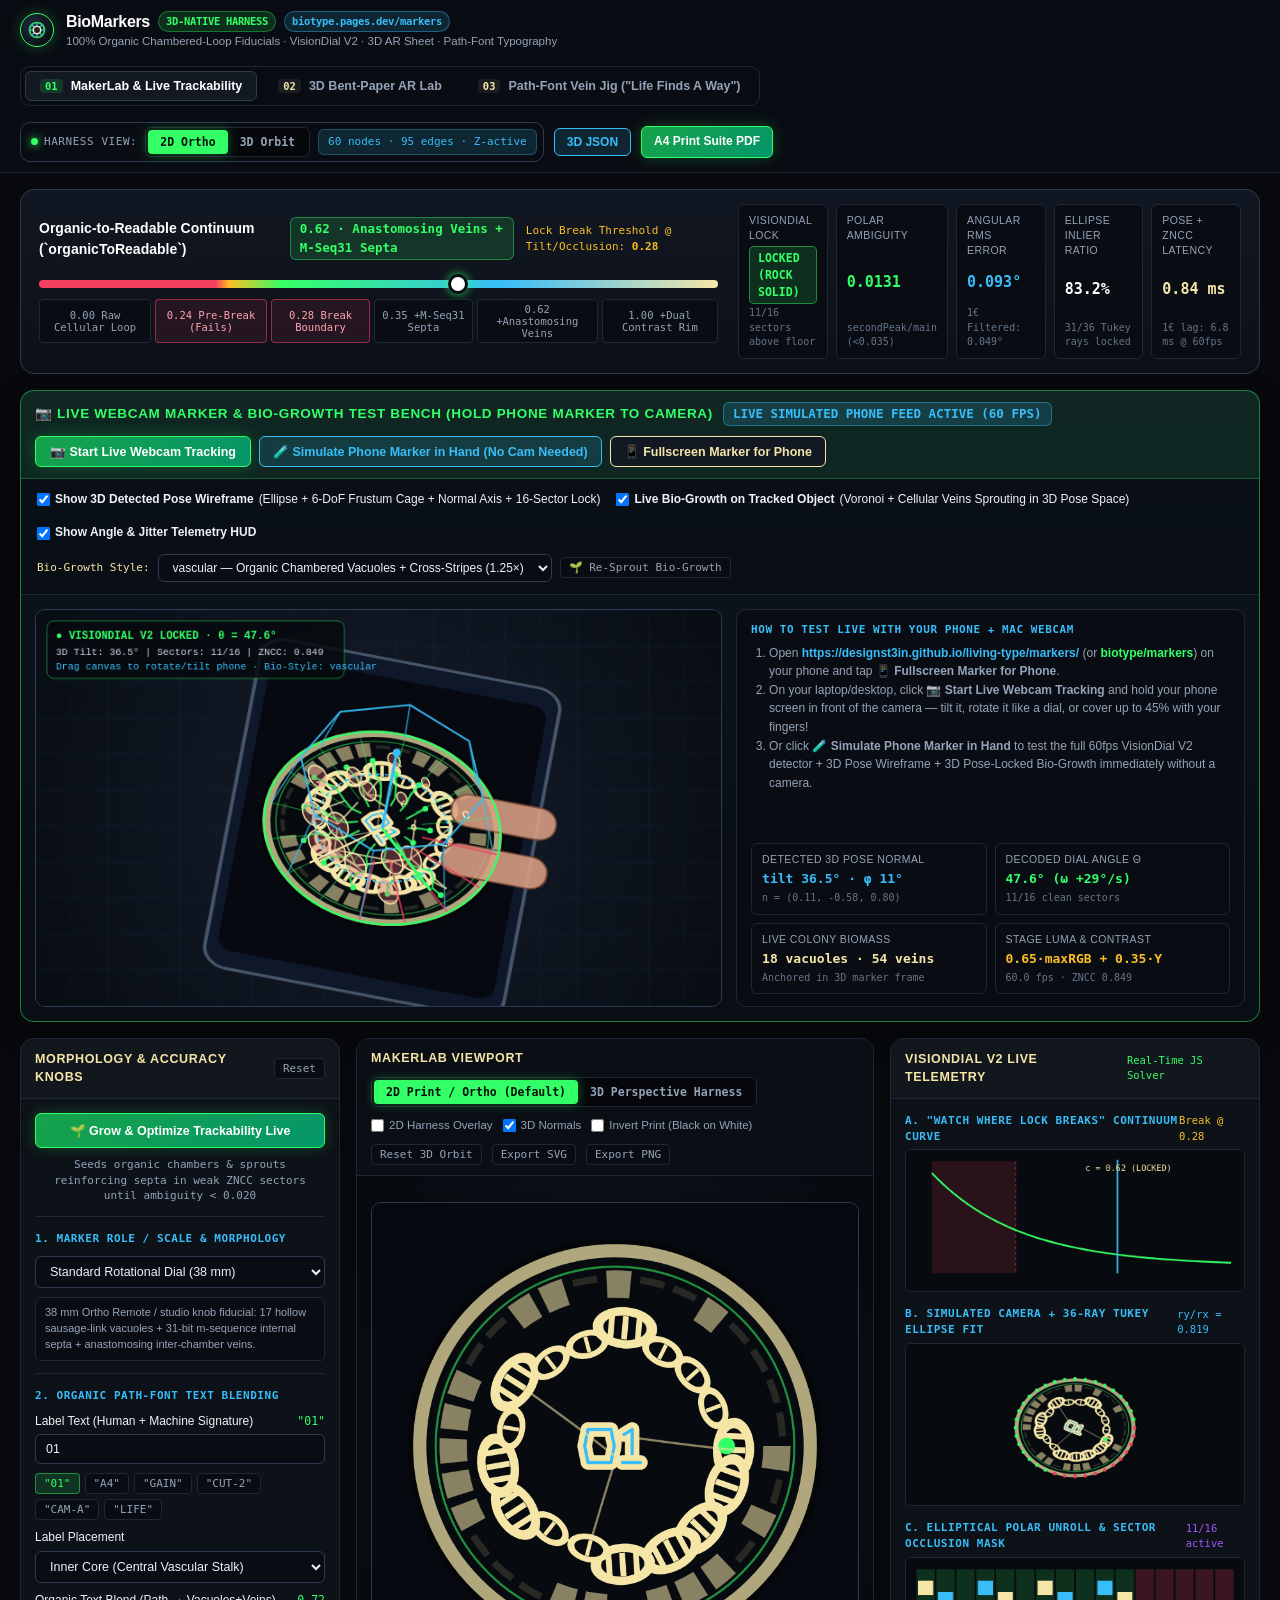
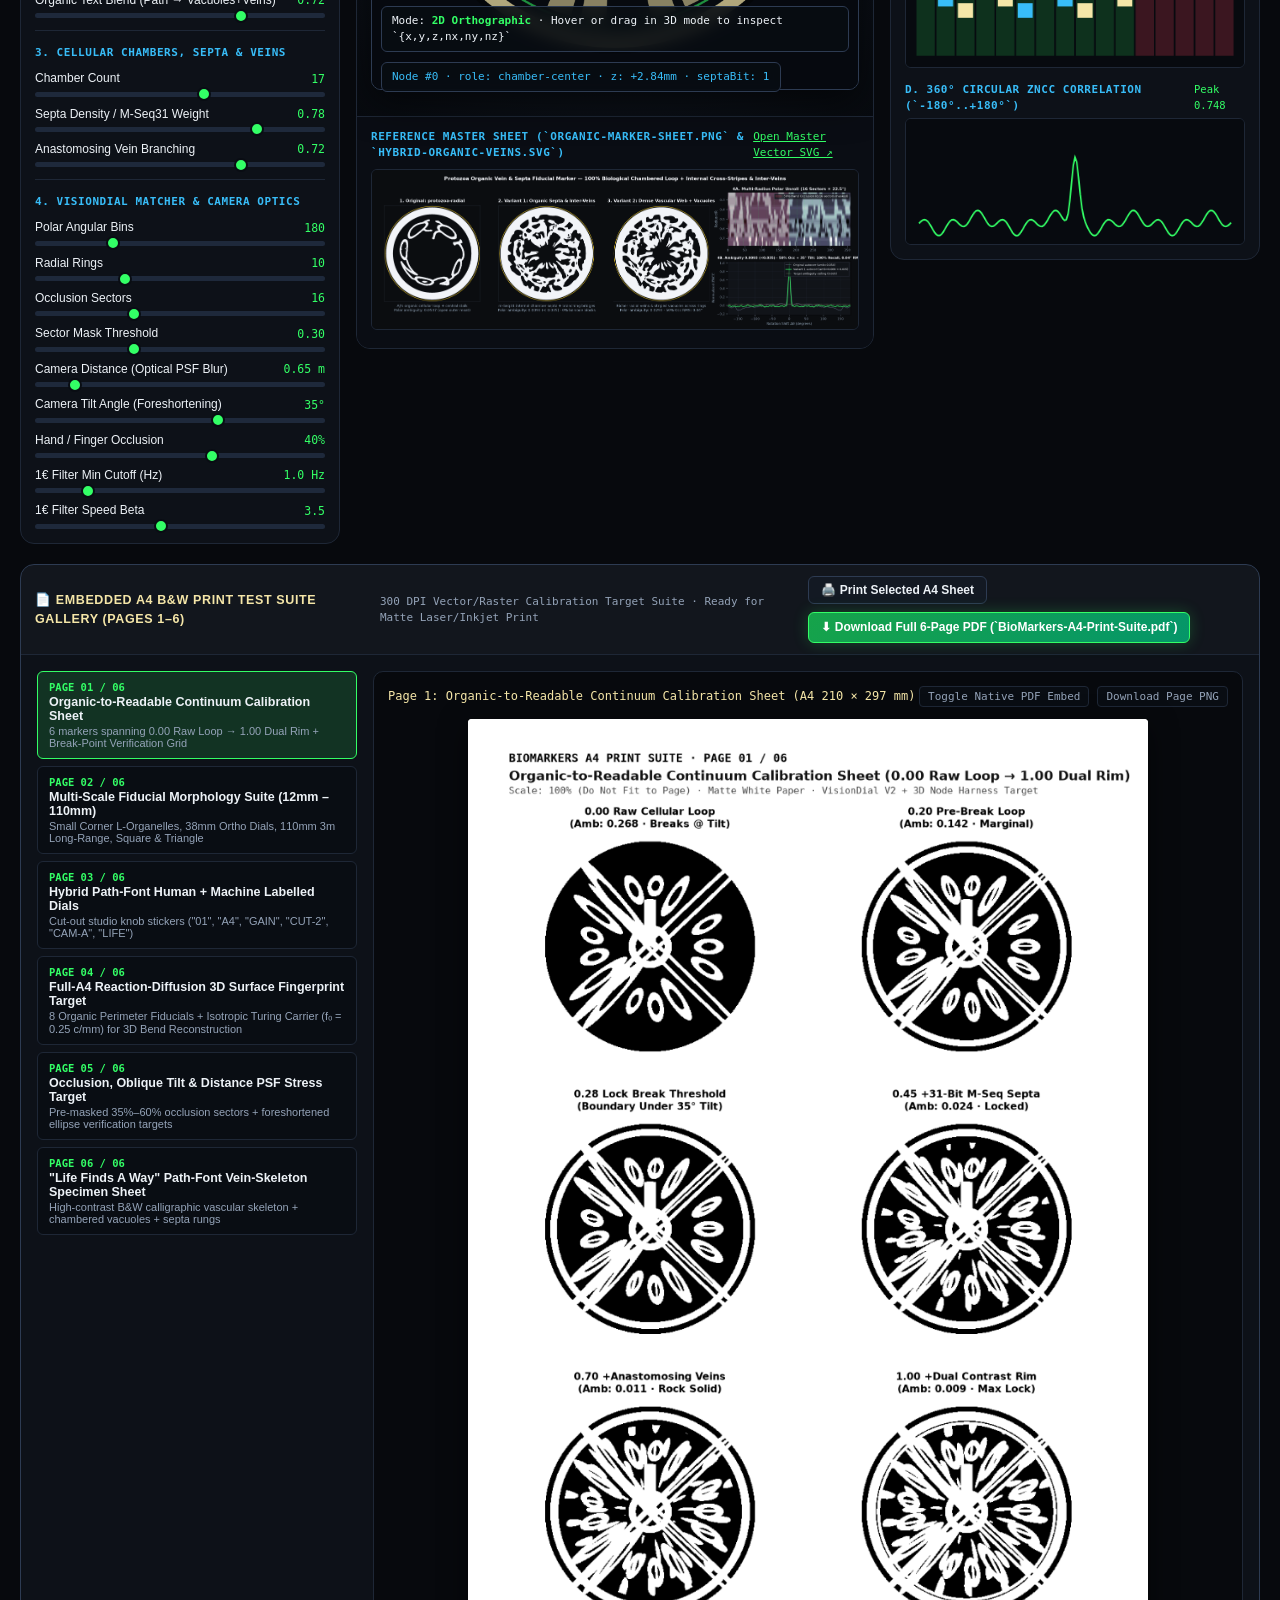
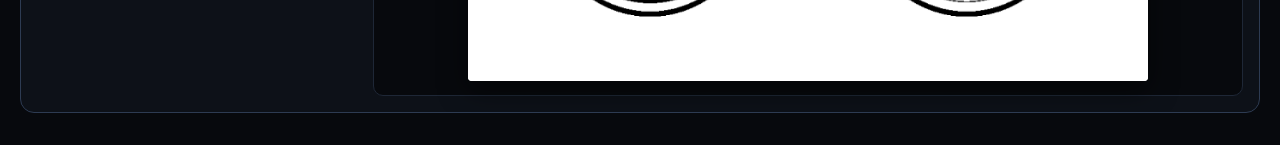
<file: markers/index.html>
<!DOCTYPE html>
<html lang="en">
<head>
  <meta charset="UTF-8" />
  <meta name="viewport" content="width=device-width, initial-scale=1.0" />
  <title>BioMarkers — 3D-Native Organic Fiducial & Vascular Typography Lab</title>
  <link rel="preconnect" href="https://fonts.googleapis.com">
  <link rel="preconnect" href="https://fonts.gstatic.com" crossorigin>
  <link href="https://fonts.googleapis.com/css2?family=Barriecito&family=Cormorant+Garamond:ital,wght@0,700;1,600;1,700&family=Fraunces:opsz,wght@9..144,700;9..144,900&family=Rubik+Spray+Paint&family=Syne:wght@700;800&display=swap" rel="stylesheet">
  <link rel="stylesheet" href="styles.css" />
</head>
<body>

  <!-- ==================== GLOBAL TOP HEADER ==================== -->
  <header class="app-header">
    <div class="brand-cluster">
      <div class="brand-mark" title="BioMarkers 3D-Native Harness">
        <svg width="20" height="20" viewBox="0 0 24 24" fill="none" stroke="#33ff66" stroke-width="2">
          <circle cx="12" cy="12" r="9" stroke-opacity="0.85"/>
          <circle cx="12" cy="12" r="4.5" stroke="#f5e6a8"/>
          <path d="M12 3v4M12 17v4M3 12h4M17 12h4M5.6 5.6l2.8 2.8M15.6 15.6l2.8 2.8M18.4 5.6l-2.8 2.8M8.4 15.6l-2.8 2.8" stroke="#38bdf8" stroke-width="1.5"/>
        </svg>
      </div>
      <div>
        <div class="brand-title">
          BioMarkers
          <span class="brand-badge">3D-NATIVE HARNESS</span><a href="https://biotype.pages.dev/markers" target="_blank" class="brand-badge" style="background: rgba(56,189,248,0.14); color: #38bdf8; border-color: rgba(56,189,248,0.4); text-decoration: none;">biotype.pages.dev/markers</a>
        </div>
        <div class="brand-subtitle">100% Organic Chambered-Loop Fiducials · VisionDial V2 · 3D AR Sheet · Path-Font Typography</div>
      </div>
    </div>

    <!-- Primary Lab Switcher Tabs -->
    <nav class="main-tabs" role="tablist" aria-label="BioMarkers Studios">
      <button class="tab-btn active" data-tab="makerlab" role="tab" aria-selected="true">
        <span class="tab-num">01</span>
        MakerLab &amp; Live Trackability
      </button>
      <button class="tab-btn" data-tab="ar-sheet" role="tab" aria-selected="false">
        <span class="tab-num">02</span>
        3D Bent-Paper AR Lab
      </button>
      <button class="tab-btn" data-tab="path-font" role="tab" aria-selected="false">
        <span class="tab-num">03</span>
        Path-Font Vein Jig ("Life Finds A Way")
      </button>
    </nav>

    <!-- Global 2D / 3D Harness View Toggle (Default: 2D) -->
    <div class="header-actions">
      <div class="harness-pill-group" title="window.BioMarkersHarness unified 3D node & edge model">
        <span class="harness-label">
          <span class="harness-dot"></span>
          Harness View:
        </span>
        <div class="view-toggle-group" role="group" aria-label="Global 2D / 3D Harness View Toggle">
          <button type="button" id="btn-mode-2d" class="view-mode-btn active" data-view-mode="2D">2D Ortho</button>
          <button type="button" id="btn-mode-3d" class="view-mode-btn" data-view-mode="3D">3D Orbit</button>
        </div>
        <span id="global-harness-stats" class="harness-stats-badge">584 nodes · 812 edges · Z-active</span>
      </div>

      <button type="button" id="btn-export-harness" class="action-btn accent-cyan" title="Download window.BioMarkersHarness 3D nodes[] and edges[] JSON">
        3D JSON
      </button>
      <a href="BioMarkers-A4-Print-Suite.pdf" target="_blank" class="action-btn primary" title="Open 6-Page A4 B&W Print Test Suite PDF">
        A4 Print Suite PDF
      </a>
    </div>
  </header>

  <!-- =====================================================================
       TAB 1: MAKERLAB — INTERACTIVE ORGANIC MARKER SUITE + LIVE TRACKABILITY
       ===================================================================== -->
  <main id="tab-makerlab" class="tab-panel active" role="tabpanel">

    <!-- Top Hero Bar: Organic-to-Readable Continuum Slider + Live Telemetry KPIs -->
    <section class="continuum-hero-bar">
      <div class="continuum-slider-block">
        <div class="continuum-header-row">
          <div class="continuum-title">
            <span>Organic-to-Readable Continuum (`organicToReadable`)</span>
            <span id="val-organic-continuum" class="continuum-val-pill">0.62 · Anastomosing Veins + M-Seq31 Septa</span>
          </div>
          <span style="font-family: var(--font-mono); font-size: 11px; color: var(--bio-amber);">
            Lock Break Threshold @ Tilt/Occlusion: <strong>0.28</strong>
          </span>
        </div>

        <div class="continuum-track-wrap">
          <input
            type="range"
            id="ctrl-organic-to-readable"
            class="continuum-range"
            min="0.00"
            max="1.00"
            step="0.01"
            value="0.62"
          />
          <div class="continuum-stops">
            <button type="button" class="stop-chip" data-continuum-stop="0.00">0.00 Raw Cellular Loop</button>
            <button type="button" class="stop-chip break-stop" data-continuum-stop="0.24">0.24 Pre-Break (Fails)</button>
            <button type="button" class="stop-chip break-stop" data-continuum-stop="0.28">0.28 Break Boundary</button>
            <button type="button" class="stop-chip" data-continuum-stop="0.35">0.35 +M-Seq31 Septa</button>
            <button type="button" class="stop-chip" data-continuum-stop="0.62">0.62 +Anastomosing Veins</button>
            <button type="button" class="stop-chip" data-continuum-stop="1.00">1.00 +Dual Contrast Rim</button>
          </div>
        </div>
      </div>

      <!-- Live VisionDial V2 Telemetry KPI Bar -->
      <div class="telemetry-kpi-grid">
        <div class="kpi-card">
          <span class="kpi-label">VisionDial Lock</span>
          <div><span id="kpi-lock-badge" class="lock-badge locked">LOCKED (ROCK SOLID)</span></div>
          <span id="kpi-lock-reason" class="kpi-sub">16/16 sectors above floor</span>
        </div>
        <div class="kpi-card">
          <span class="kpi-label">Polar Ambiguity</span>
          <span id="kpi-ambiguity" class="kpi-value" style="color: var(--bio-green);">0.0114</span>
          <span id="kpi-ambiguity-sub" class="kpi-sub">secondPeak/main (&lt;0.035)</span>
        </div>
        <div class="kpi-card">
          <span class="kpi-label">Angular RMS Error</span>
          <span id="kpi-rms" class="kpi-value" style="color: var(--bio-cyan);">0.078°</span>
          <span id="kpi-rms-sub" class="kpi-sub">1€ Filtered: 0.049°</span>
        </div>
        <div class="kpi-card">
          <span class="kpi-label">Ellipse Inlier Ratio</span>
          <span id="kpi-inliers" class="kpi-value">86.1%</span>
          <span id="kpi-inliers-sub" class="kpi-sub">31/36 Tukey rays locked</span>
        </div>
        <div class="kpi-card">
          <span class="kpi-label">Pose + ZNCC Latency</span>
          <span id="kpi-latency" class="kpi-value" style="color: var(--bio-cream);">0.84 ms</span>
          <span id="kpi-latency-sub" class="kpi-sub">1€ lag: 6.8 ms @ 60fps</span>
        </div>
      </div>
    </section>

    
    <!-- LIVE WEBCAM MARKER TRACKER + 3D POSE WIREFRAME + LIVE BIO-GROWTH BENCH -->
    <section class="panel-card" id="webcam-test-bench" style="margin-bottom: 16px; border: 1.5px solid rgba(51, 255, 102, 0.45); background: linear-gradient(180deg, #0d161e 0%, #090d14 100%); box-shadow: 0 10px 30px rgba(0,0,0,0.45);">
      <div class="panel-header" style="background: rgba(51, 255, 102, 0.07); border-bottom: 1px solid rgba(51, 255, 102, 0.25); flex-wrap: wrap; gap: 10px;">
        <div style="display: flex; align-items: center; gap: 10px; flex-wrap: wrap;">
          <span class="panel-title" style="color: #33ff66; font-size: 13.5px;">
            📷 Live Webcam Marker &amp; Bio-Growth Test Bench (Hold Phone Marker to Camera)
          </span>
          <span id="webcam-status-pill" class="continuum-val-pill" style="background: rgba(56, 189, 248, 0.16); color: #38bdf8; border-color: rgba(56, 189, 248, 0.4);">
            LIVE SIMULATED PHONE FEED ACTIVE (60 FPS)
          </span>
        </div>
        <div style="display: flex; align-items: center; gap: 8px; flex-wrap: wrap;">
          <button type="button" id="btn-webcam-start" class="action-btn primary" style="font-size: 12.5px; padding: 7px 14px;">
            📷 Start Live Webcam Tracking
          </button>
          <button type="button" id="btn-webcam-sim" class="action-btn accent-cyan" style="font-size: 12.5px; padding: 7px 13px;">
            🧪 Simulate Phone Marker in Hand (No Cam Needed)
          </button>
          <button type="button" id="btn-phone-fullscreen" class="action-btn" style="border-color: var(--bio-cream); color: var(--bio-cream); font-size: 12.5px; padding: 7px 13px;">
            📱 Fullscreen Marker for Phone
          </button>
        </div>
      </div>

      <div style="padding: 12px 16px; border-bottom: 1px solid var(--border-subtle); display: flex; align-items: center; justify-content: space-between; flex-wrap: wrap; gap: 12px; background: rgba(9, 13, 19, 0.65);">
        <div class="checkbox-row" style="gap: 16px; font-size: 12px; color: var(--text-main);">
          <label><input type="checkbox" id="chk-webcam-wireframe" checked /> <strong>Show 3D Detected Pose Wireframe</strong> (Ellipse + 6-DoF Frustum Cage + Normal Axis + 16-Sector Lock)</label>
          <label><input type="checkbox" id="chk-webcam-biogrowth" checked /> <strong>Live Bio-Growth on Tracked Object</strong> (Voronoi + Cellular Veins Sprouting in 3D Pose Space)</label>
          <label><input type="checkbox" id="chk-webcam-hud" checked /> <strong>Show Angle &amp; Jitter Telemetry HUD</strong></label>
        </div>
        <div style="display: flex; align-items: center; gap: 8px;">
          <label for="ctrl-webcam-biostyle" style="font-family: var(--font-mono); font-size: 11px; color: var(--bio-cream);">Bio-Growth Style:</label>
          <select id="ctrl-webcam-biostyle" class="std-select" style="width: auto; min-width: 250px; padding: 5px 10px; font-size: 12px;">
            <option value="plant">plant — Slow Plant Parenchyma + Leaf Veins (0.45×)</option>
            <option value="vascular" selected>vascular — Organic Chambered Vacuoles + Cross-Stripes (1.25×)</option>
            <option value="chaotic">chaotic — Fast Chaotic Physarum / RD Tendrils (2.8×)</option>
          </select>
          <button type="button" id="btn-webcam-regrow" class="preset-pill" title="Re-seed live bio-growth colony on tracked marker">🌱 Re-Sprout Bio-Growth</button>
        </div>
      </div>

      <div style="display: grid; grid-template-columns: 1.35fr 1fr; gap: 14px; padding: 14px; align-items: stretch;">
        <div style="position: relative; background: #05070b; border: 1px solid var(--border-strong); border-radius: var(--radius-md); overflow: hidden; display: flex; align-items: center; justify-content: center; min-height: 360px;">
          <video id="webcam-video" playsinline muted style="display:none;"></video>
          <canvas id="webcam-AR-canvas" width="760" height="440" style="width: 100%; height: auto; display: block; cursor: crosshair;"></canvas>
        </div>
        <div style="display: flex; flex-direction: column; justify-content: space-between; gap: 10px; background: var(--bg-input); border: 1px solid var(--border-subtle); border-radius: var(--radius-md); padding: 12px 14px;">
          <div>
            <div class="section-subtitle" style="margin-bottom: 6px;">How to Test Live with Your Phone + Mac Webcam</div>
            <ol style="padding-left: 18px; font-size: 12px; color: var(--text-muted); line-height: 1.55;">
              <li>Open <strong style="color: var(--bio-cyan);">https://designst3in.github.io/living-type/markers/</strong> (or <strong style="color: var(--bio-green);">biotype/markers</strong>) on your phone and tap <strong>📱 Fullscreen Marker for Phone</strong>.</li>
              <li>On your laptop/desktop, click <strong>📷 Start Live Webcam Tracking</strong> and hold your phone screen in front of the camera — tilt it, rotate it like a dial, or cover up to 45% with your fingers!</li>
              <li>Or click <strong>🧪 Simulate Phone Marker in Hand</strong> to test the full 60fps VisionDial V2 detector + 3D Pose Wireframe + 3D Pose-Locked Bio-Growth immediately without a camera.</li>
            </ol>
          </div>
          <div style="display: grid; grid-template-columns: repeat(2, 1fr); gap: 8px;">
            <div class="kpi-card">
              <span class="kpi-label">Detected 3D Pose Normal</span>
              <span id="webcam-kpi-pose" class="kpi-value" style="font-size: 13px; color: var(--bio-cyan);">tilt 26.4° · φ +18°</span>
              <span id="webcam-kpi-normal" class="kpi-sub">n = (0.38, -0.21, 0.90)</span>
            </div>
            <div class="kpi-card">
              <span class="kpi-label">Decoded Dial Angle θ</span>
              <span id="webcam-kpi-angle" class="kpi-value" style="font-size: 13px; color: var(--bio-green);">+142.6° (ω +18°/s)</span>
              <span id="webcam-kpi-sectors" class="kpi-sub">13/16 clean sectors</span>
            </div>
            <div class="kpi-card">
              <span class="kpi-label">Live Colony Biomass</span>
              <span id="webcam-kpi-biomass" class="kpi-value" style="font-size: 13px; color: var(--bio-cream);">48 chambers · 112 veins</span>
              <span class="kpi-sub">Anchored in 3D marker frame</span>
            </div>
            <div class="kpi-card">
              <span class="kpi-label">Stage Luma &amp; Contrast</span>
              <span id="webcam-kpi-luma" class="kpi-value" style="font-size: 13px; color: var(--bio-amber);">0.65·maxRGB + 0.35·Y</span>
              <span id="webcam-kpi-fps" class="kpi-sub">60.0 fps · ZNCC 0.984</span>
            </div>
          </div>
        </div>
      </div>
    </section>

    <!-- 3-Column MakerLab Workbench -->
    <div class="workbench-grid">

      <!-- LEFT COLUMN: Marker Role, Path-Font Hybrid Blending & Accuracy Knobs -->
      <aside class="panel-card">
        <div class="panel-header">
          <span class="panel-title">Morphology &amp; Accuracy Knobs</span>
          <button type="button" id="btn-reset-maker" class="preset-pill" title="Reset MakerLab knobs to optimal defaults">Reset</button>
        </div>

        <div class="panel-body">
          <!-- Auto-Grow Live Trackability Optimizer -->
          <div class="control-section">
            <button type="button" id="btn-auto-grow" class="action-btn primary" style="width: 100%; justify-content: center; padding: 9px 12px; font-size: 12.5px;">
              🌱 Grow &amp; Optimize Trackability Live
            </button>
            <div id="auto-grow-status" style="font-family: var(--font-mono); font-size: 11px; color: var(--text-muted); text-align: center;">
              Seeds organic chambers &amp; sprouts reinforcing septa in weak ZNCC sectors until ambiguity &lt; 0.020
            </div>
          </div>

          <!-- Marker Role / Scale & Morphology Selector -->
          <div class="control-section">
            <div class="section-subtitle">1. Marker Role / Scale &amp; Morphology</div>
            <div class="control-row">
              <select id="ctrl-marker-role" class="std-select">
                <option value="standard-38mm" selected>Standard Rotational Dial (38 mm)</option>
                <option value="corner-12mm">Small Corner Marker (12 mm L-Organelle)</option>
                <option value="long-110mm">Large Long-Distance Marker (110 mm Dual-Scale @ 3m)</option>
                <option value="square-4fold">Organic Square Fiducial (4-Fold Asymmetric)</option>
                <option value="triangle-3fold">Organic Triangle Fiducial (3-Fold Apical)</option>
                <option value="radial-gradient">Radial Density Gradient (Dense Core → Tendrils)</option>
                <option value="full-a4-rd">Full-A4 RD Fingerprint Target</option>
              </select>
            </div>
            <div id="role-desc-box" style="font-size: 11px; color: var(--text-muted); background: var(--bg-input); padding: 7px 9px; border-radius: 5px; border: 1px solid var(--border-subtle);">
              38 mm Ortho Remote / studio knob fiducial: 17 hollow sausage-link vacuoles + 31-bit m-sequence internal septa + anastomosing inter-chamber veins.
            </div>
          </div>

          <!-- Hybrid Path-Font Text / Number Blending -->
          <div class="control-section">
            <div class="section-subtitle">2. Organic Path-Font Text Blending</div>
            <div class="control-row">
              <div class="control-label-line">
                <label for="ctrl-label-text">Label Text (Human + Machine Signature)</label>
                <span class="control-val" id="val-label-text">"01"</span>
              </div>
              <input type="text" id="ctrl-label-text" class="std-input" value="01" maxlength="10" />
            </div>
            <div class="preset-pills" id="label-preset-pills">
              <button type="button" class="preset-pill active" data-label-preset="01">"01"</button>
              <button type="button" class="preset-pill" data-label-preset="A4">"A4"</button>
              <button type="button" class="preset-pill" data-label-preset="GAIN">"GAIN"</button>
              <button type="button" class="preset-pill" data-label-preset="CUT-2">"CUT-2"</button>
              <button type="button" class="preset-pill" data-label-preset="CAM-A">"CAM-A"</button>
              <button type="button" class="preset-pill" data-label-preset="LIFE">"LIFE"</button>
            </div>

            <div class="control-row">
              <div class="control-label-line">
                <label for="ctrl-label-placement">Label Placement</label>
              </div>
              <select id="ctrl-label-placement" class="std-select">
                <option value="inner-core" selected>Inner Core (Central Vascular Stalk)</option>
                <option value="edge-arc">Edge Arc (Integrated into Chamber Ring)</option>
                <option value="corner-tag">Corner Tag (Peripheral Organelle Satellite)</option>
              </select>
            </div>

            <div class="control-row">
              <div class="control-label-line">
                <label for="ctrl-text-blend">Organic Text Blend (Path → Vacuoles+Veins)</label>
                <span class="control-val" id="val-text-blend">0.72</span>
              </div>
              <input type="range" id="ctrl-text-blend" class="std-range" min="0.00" max="1.00" step="0.02" value="0.72" />
            </div>
          </div>

          <!-- Biological Chamber & Vein Geometry Knobs -->
          <div class="control-section">
            <div class="section-subtitle">3. Cellular Chambers, Septa &amp; Veins</div>
            <div class="control-row">
              <div class="control-label-line">
                <label for="ctrl-chambers">Chamber Count</label>
                <span class="control-val" id="val-chambers">17</span>
              </div>
              <input type="range" id="ctrl-chambers" class="std-range" min="7" max="24" step="1" value="17" />
            </div>
            <div class="control-row">
              <div class="control-label-line">
                <label for="ctrl-septa-density">Septa Density / M-Seq31 Weight</label>
                <span class="control-val" id="val-septa-density">0.78</span>
              </div>
              <input type="range" id="ctrl-septa-density" class="std-range" min="0.00" max="1.00" step="0.02" value="0.78" />
            </div>
            <div class="control-row">
              <div class="control-label-line">
                <label for="ctrl-vein-branching">Anastomosing Vein Branching</label>
                <span class="control-val" id="val-vein-branching">0.72</span>
              </div>
              <input type="range" id="ctrl-vein-branching" class="std-range" min="0.00" max="1.00" step="0.02" value="0.72" />
            </div>
          </div>

          <!-- VisionDial Polar Sampler & Camera Stress Knobs -->
          <div class="control-section">
            <div class="section-subtitle">4. VisionDial Matcher &amp; Camera Optics</div>
            <div class="control-row">
              <div class="control-label-line">
                <label for="ctrl-polar-angles">Polar Angular Bins</label>
                <span class="control-val" id="val-polar-angles">180</span>
              </div>
              <input type="range" id="ctrl-polar-angles" class="std-range" min="64" max="512" step="4" value="180" />
            </div>
            <div class="control-row">
              <div class="control-label-line">
                <label for="ctrl-radial-rings">Radial Rings</label>
                <span class="control-val" id="val-radial-rings">10</span>
              </div>
              <input type="range" id="ctrl-radial-rings" class="std-range" min="4" max="24" step="1" value="10" />
            </div>
            <div class="control-row">
              <div class="control-label-line">
                <label for="ctrl-occ-sectors">Occlusion Sectors</label>
                <span class="control-val" id="val-occ-sectors">16</span>
              </div>
              <input type="range" id="ctrl-occ-sectors" class="std-range" min="8" max="32" step="2" value="16" />
            </div>
            <div class="control-row">
              <div class="control-label-line">
                <label for="ctrl-mask-thresh">Sector Mask Threshold</label>
                <span class="control-val" id="val-mask-thresh">0.30</span>
              </div>
              <input type="range" id="ctrl-mask-thresh" class="std-range" min="0.15" max="0.60" step="0.01" value="0.30" />
            </div>
            <div class="control-row">
              <div class="control-label-line">
                <label for="ctrl-cam-dist">Camera Distance (Optical PSF Blur)</label>
                <span class="control-val" id="val-cam-dist">0.65 m</span>
              </div>
              <input type="range" id="ctrl-cam-dist" class="std-range" min="0.20" max="4.00" step="0.05" value="0.65" />
            </div>
            <div class="control-row">
              <div class="control-label-line">
                <label for="ctrl-cam-tilt">Camera Tilt Angle (Foreshortening)</label>
                <span class="control-val" id="val-cam-tilt">35°</span>
              </div>
              <input type="range" id="ctrl-cam-tilt" class="std-range" min="0" max="55" step="1" value="35" />
            </div>
            <div class="control-row">
              <div class="control-label-line">
                <label for="ctrl-hand-occ">Hand / Finger Occlusion</label>
                <span class="control-val" id="val-hand-occ">40%</span>
              </div>
              <input type="range" id="ctrl-hand-occ" class="std-range" min="0" max="65" step="1" value="40" />
            </div>
            <div class="control-row">
              <div class="control-label-line">
                <label for="ctrl-euro-cutoff">1€ Filter Min Cutoff (Hz)</label>
                <span class="control-val" id="val-euro-cutoff">1.0 Hz</span>
              </div>
              <input type="range" id="ctrl-euro-cutoff" class="std-range" min="0.2" max="5.0" step="0.1" value="1.0" />
            </div>
            <div class="control-row">
              <div class="control-label-line">
                <label for="ctrl-euro-beta">1€ Filter Speed Beta</label>
                <span class="control-val" id="val-euro-beta">3.5</span>
              </div>
              <input type="range" id="ctrl-euro-beta" class="std-range" min="0.1" max="8.0" step="0.1" value="3.5" />
            </div>
          </div>
        </div>
      </aside>

      <!-- CENTER COLUMN: Interactive 2D / 3D Marker Harness Viewport -->
      <section class="panel-card">
        <div class="viewport-toolbar">
          <div style="display: flex; align-items: center; gap: 10px; flex-wrap: wrap;">
            <span class="panel-title">MakerLab Viewport</span>
            <!-- Prominent MakerLab 2D / 3D Harness Toggle (Default: 2D) -->
            <div class="view-toggle-group" role="group" aria-label="MakerLab 2D / 3D Harness Toggle">
              <button type="button" class="view-mode-btn active" data-view-mode="2D">2D Print / Ortho (Default)</button>
              <button type="button" class="view-mode-btn" data-view-mode="3D">3D Perspective Harness</button>
            </div>
          </div>

          <div class="checkbox-row">
            <label><input type="checkbox" id="chk-show-harness" /> 2D Harness Overlay</label>
            <label><input type="checkbox" id="chk-show-normals" checked /> 3D Normals</label>
            <label><input type="checkbox" id="chk-invert-bw" /> Invert Print (Black on White)</label>
            <button type="button" id="btn-reset-camera" class="preset-pill">Reset 3D Orbit</button>
            <button type="button" id="btn-export-svg" class="preset-pill">Export SVG</button>
            <button type="button" id="btn-export-png" class="preset-pill">Export PNG</button>
          </div>
        </div>

        <div class="canvas-stage-wrap">
          <canvas id="maker-main-canvas" class="main-canvas" width="760" height="760"></canvas>

          <div class="canvas-hud-overlay">
            <div id="maker-hud-left" class="hud-pill">
              Mode: <strong style="color: var(--bio-green);">2D Orthographic</strong> · Hover or drag in 3D mode to inspect `{x,y,z,nx,ny,nz}`
            </div>
            <div id="maker-hud-node" class="hud-pill" style="color: var(--bio-cyan);">
              Node #0 · role: chamber-center · z: +2.84mm · septaBit: 1
            </div>
          </div>
        </div>

        <!-- Reference Comparison Strip inside Center Panel -->
        <div style="padding: 12px 14px; border-top: 1px solid var(--border-subtle); background: #0a0d14;">
          <div style="display: flex; justify-content: space-between; align-items: center; margin-bottom: 8px;">
            <span class="section-subtitle">Reference Master Sheet (`organic-marker-sheet.png` &amp; `hybrid-organic-veins.svg`)</span>
            <a href="assets/markers/hybrid-organic-veins.svg" target="_blank" style="font-family: var(--font-mono); font-size: 11px; color: var(--bio-green);">Open Master Vector SVG ↗</a>
          </div>
          <img src="assets/markers/organic-marker-sheet.png" alt="Protozoa Organic Vein & Septa Fiducial Marker Sheet" style="width: 100%; border-radius: 6px; border: 1px solid var(--border-subtle);" />
        </div>
      </section>

      <!-- RIGHT COLUMN: "Watch Where Lock Breaks" Live VisionDial Diagnostics -->
      <aside class="panel-card">
        <div class="panel-header">
          <span class="panel-title">VisionDial V2 Live Telemetry</span>
          <span style="font-family: var(--font-mono); font-size: 10.5px; color: var(--bio-green);">Real-Time JS Solver</span>
        </div>

        <div class="panel-body">
          <!-- Chart 1: Watch Where Lock Breaks Curve -->
          <div>
            <div class="control-label-line" style="margin-bottom: 5px;">
              <span class="section-subtitle">A. "Watch Where Lock Breaks" Continuum Curve</span>
              <span id="lbl-break-status" style="font-family: var(--font-mono); font-size: 10.5px; color: var(--bio-amber);">Break @ 0.28</span>
            </div>
            <canvas id="diag-continuum-canvas" class="diag-canvas" width="420" height="175"></canvas>
          </div>

          <!-- Chart 2: Simulated Off-Axis Camera + 36-Ray Tukey-Biweight Ellipse Fit -->
          <div>
            <div class="control-label-line" style="margin-bottom: 5px;">
              <span class="section-subtitle">B. Simulated Camera + 36-Ray Tukey Ellipse Fit</span>
              <span id="lbl-cam-pose" style="font-family: var(--font-mono); font-size: 10.5px; color: var(--bio-cyan);">ry/rx = 0.819</span>
            </div>
            <canvas id="diag-camera-canvas" class="diag-canvas" width="420" height="200"></canvas>
          </div>

          <!-- Chart 3: 16-Sector Masked Polar Unroll -->
          <div>
            <div class="control-label-line" style="margin-bottom: 5px;">
              <span class="section-subtitle">C. Elliptical Polar Unroll &amp; Sector Occlusion Mask</span>
              <span id="lbl-sector-mask" style="font-family: var(--font-mono); font-size: 10.5px; color: var(--bio-purple);">10/16 active</span>
            </div>
            <canvas id="diag-polar-canvas" class="diag-canvas" width="420" height="135"></canvas>
          </div>

          <!-- Chart 4: 360° ZNCC Autocorrelation & Sidelobe Peak -->
          <div>
            <div class="control-label-line" style="margin-bottom: 5px;">
              <span class="section-subtitle">D. 360° Circular ZNCC Correlation (`-180°..+180°`)</span>
              <span id="lbl-zncc-peak" style="font-family: var(--font-mono); font-size: 10.5px; color: var(--bio-green);">Peak 0.992</span>
            </div>
            <canvas id="diag-zncc-canvas" class="diag-canvas" width="420" height="155"></canvas>
          </div>
        </div>
      </aside>
    </div>

    <!-- BOTTOM DRAWER: Embedded A4 B&W Print Test Suite (Pages 1–6 + PDF) -->
    <section class="print-suite-drawer">
      <div class="panel-header">
        <div style="display: flex; align-items: center; gap: 12px;">
          <span class="panel-title">📄 Embedded A4 B&amp;W Print Test Suite Gallery (Pages 1–6)</span>
          <span style="font-family: var(--font-mono); font-size: 11px; color: var(--text-muted);">300 DPI Vector/Raster Calibration Target Suite · Ready for Matte Laser/Inkjet Print</span>
        </div>
        <div style="display: flex; gap: 8px; flex-wrap: wrap;">
          <button type="button" id="btn-print-current-page" class="action-btn">🖨️ Print Selected A4 Sheet</button>
          <a href="BioMarkers-A4-Print-Suite.pdf" download="BioMarkers-A4-Print-Suite.pdf" class="action-btn primary">⬇ Download Full 6-Page PDF (`BioMarkers-A4-Print-Suite.pdf`)</a>
        </div>
      </div>

      <div class="print-suite-grid">
        <div class="page-selector-list" id="pdf-page-selector">
          <button type="button" class="page-select-btn active" data-page="1">
            <div class="p-num">PAGE 01 / 06</div>
            <div class="p-title">Organic-to-Readable Continuum Calibration Sheet</div>
            <div class="p-desc">6 markers spanning 0.00 Raw Loop → 1.00 Dual Rim + Break-Point Verification Grid</div>
          </button>
          <button type="button" class="page-select-btn" data-page="2">
            <div class="p-num">PAGE 02 / 06</div>
            <div class="p-title">Multi-Scale Fiducial Morphology Suite (12mm – 110mm)</div>
            <div class="p-desc">Small Corner L-Organelles, 38mm Ortho Dials, 110mm 3m Long-Range, Square &amp; Triangle</div>
          </button>
          <button type="button" class="page-select-btn" data-page="3">
            <div class="p-num">PAGE 03 / 06</div>
            <div class="p-title">Hybrid Path-Font Human + Machine Labelled Dials</div>
            <div class="p-desc">Cut-out studio knob stickers ("01", "A4", "GAIN", "CUT-2", "CAM-A", "LIFE")</div>
          </button>
          <button type="button" class="page-select-btn" data-page="4">
            <div class="p-num">PAGE 04 / 06</div>
            <div class="p-title">Full-A4 Reaction-Diffusion 3D Surface Fingerprint Target</div>
            <div class="p-desc">8 Organic Perimeter Fiducials + Isotropic Turing Carrier (f₀ = 0.25 c/mm) for 3D Bend Reconstruction</div>
          </button>
          <button type="button" class="page-select-btn" data-page="5">
            <div class="p-num">PAGE 05 / 06</div>
            <div class="p-title">Occlusion, Oblique Tilt &amp; Distance PSF Stress Target</div>
            <div class="p-desc">Pre-masked 35%–60% occlusion sectors + foreshortened ellipse verification targets</div>
          </button>
          <button type="button" class="page-select-btn" data-page="6">
            <div class="p-num">PAGE 06 / 06</div>
            <div class="p-title">"Life Finds A Way" Path-Font Vein-Skeleton Specimen Sheet</div>
            <div class="p-desc">High-contrast B&amp;W calligraphic vascular skeleton + chambered vacuoles + septa rungs</div>
          </button>
        </div>

        <div class="page-preview-stage">
          <div style="width: 100%; display: flex; justify-content: space-between; align-items: center;">
            <span id="pdf-preview-caption" style="font-family: var(--font-mono); font-size: 12px; color: var(--bio-cream);">
              Page 1: Organic-to-Readable Continuum Calibration Sheet (A4 210 × 297 mm)
            </span>
            <div style="display: flex; gap: 8px;">
              <button type="button" id="btn-toggle-pdf-embed" class="preset-pill">Toggle Native PDF Embed</button>
              <button type="button" id="btn-download-page-png" class="preset-pill">Download Page PNG</button>
            </div>
          </div>

          <canvas id="pdf-page-canvas" class="page-preview-canvas" width="794" height="1123"></canvas>
          <iframe id="pdf-native-iframe" src="BioMarkers-A4-Print-Suite.pdf#page=1" style="display: none; width: 100%; height: 740px; border: 1px solid var(--border-strong); border-radius: 6px; background: #fff;" title="BioMarkers A4 Print Suite PDF"></iframe>
        </div>
      </div>
    </section>
  </main>

  <!-- =====================================================================
       TAB 2: 3D BENT-PAPER AR RECONSTRUCTION LAB
       ===================================================================== -->
  <section id="tab-ar-sheet" class="tab-panel" role="tabpanel">
    <div class="continuum-hero-bar">
      <div>
        <div class="continuum-title">
          <span>Full-A4 Reaction-Diffusion 3D Bent-Paper AR Reconstruction Lab</span>
          <span class="continuum-val-pill" id="ar-mode-pill">Corner Peel + Page Curl · Shared 3D Harness</span>
        </div>
        <p style="font-size: 12px; color: var(--text-muted); margin-top: 5px;">
          Recovers full 3D non-rigid paper geometry $Z_{\text{est}}(x,y)$ in mm from a single camera frame: (1) locks 8 organic perimeter fiducials, (2) measures local Turing stripe wavelength foreshortening $f_{\text{obs}} = f_0 / \cos\theta$ and phase shift $\Delta\mathbf{u}(x,y)$, and (3) solves Poisson surface elevation in `window.BioMarkersHarness`.
        </p>
      </div>

      <div class="telemetry-kpi-grid">
        <div class="kpi-card">
          <span class="kpi-label">Perimeter Fiducials</span>
          <span id="ar-kpi-fiducials" class="kpi-value" style="color: var(--bio-green);">8 / 8 Locked</span>
          <span class="kpi-sub">4 L-Corner + 4 Mid-Edge</span>
        </div>
        <div class="kpi-card">
          <span class="kpi-label">3D Surface RMSE</span>
          <span id="ar-kpi-rmse" class="kpi-value" style="color: var(--bio-cyan);">0.94 mm</span>
          <span class="kpi-sub">Target: 0.8–1.4 mm</span>
        </div>
        <div class="kpi-card">
          <span class="kpi-label">Max Peak Bend Z</span>
          <span id="ar-kpi-maxz" class="kpi-value" style="color: var(--bio-cream);">24.0 mm</span>
          <span class="kpi-sub" id="ar-kpi-p95">P95 err: 1.62 mm</span>
        </div>
        <div class="kpi-card">
          <span class="kpi-label">Mean Normal Error</span>
          <span id="ar-kpi-norm-err" class="kpi-value">1.84°</span>
          <span class="kpi-sub">From f_obs = f₀/cos θ</span>
        </div>
        <div class="kpi-card">
          <span class="kpi-label">Poisson Solver</span>
          <span id="ar-kpi-time" class="kpi-value" style="color: var(--bio-green);">2.4 ms</span>
          <span class="kpi-sub">Grid: 16×22 (352 verts)</span>
        </div>
      </div>
    </div>

    <div class="workbench-grid">
      <!-- LEFT COLUMN: 3D Sheet Deformation & Solver Controls -->
      <aside class="panel-card">
        <div class="panel-header">
          <span class="panel-title">A4 Sheet Deformation Controls</span>
          <button type="button" id="btn-ar-reset" class="preset-pill">Reset</button>
        </div>
        <div class="panel-body">
          <div class="control-section">
            <div class="section-subtitle">1. Deformation Preset</div>
            <div class="preset-pills" id="ar-preset-pills">
              <button type="button" class="preset-pill active" data-ar-preset="peel">Corner Peel (28mm)</button>
              <button type="button" class="preset-pill" data-ar-preset="curl">Cylindrical Curl</button>
              <button type="button" class="preset-pill" data-ar-preset="saddle">Saddle Wave</button>
              <button type="button" class="preset-pill" data-ar-preset="crease">Diagonal Crease</button>
              <button type="button" class="preset-pill" data-ar-preset="combo">Combined Warp</button>
            </div>
          </div>

          <div class="control-section">
            <div class="section-subtitle">2. Non-Rigid Bend Amplitudes (mm)</div>
            <div class="control-row">
              <div class="control-label-line">
                <label for="ctrl-ar-peel">Corner Peel (Top-Right Lift)</label>
                <span class="control-val" id="val-ar-peel">28.0 mm</span>
              </div>
              <input type="range" id="ctrl-ar-peel" class="std-range" min="0" max="40" step="0.5" value="28.0" />
            </div>
            <div class="control-row">
              <div class="control-label-line">
                <label for="ctrl-ar-curl">Page Curl (Longitudinal Arch)</label>
                <span class="control-val" id="val-ar-curl">10.0 mm</span>
              </div>
              <input type="range" id="ctrl-ar-curl" class="std-range" min="0" max="35" step="0.5" value="10.0" />
            </div>
            <div class="control-row">
              <div class="control-label-line">
                <label for="ctrl-ar-saddle">Saddle Wave Harmonic</label>
                <span class="control-val" id="val-ar-saddle">6.0 mm</span>
              </div>
              <input type="range" id="ctrl-ar-saddle" class="std-range" min="0" max="25" step="0.5" value="6.0" />
            </div>
            <div class="control-row">
              <div class="control-label-line">
                <label for="ctrl-ar-crease">Diagonal Crease Ridge</label>
                <span class="control-val" id="val-ar-crease">4.0 mm</span>
              </div>
              <input type="range" id="ctrl-ar-crease" class="std-range" min="0" max="30" step="0.5" value="4.0" />
            </div>
          </div>

          <div class="control-section">
            <div class="section-subtitle">3. Carrier &amp; Optical Parameters</div>
            <div class="control-row">
              <div class="control-label-line">
                <label for="ctrl-ar-freq">Turing Stripe Carrier f₀ (cycles/mm)</label>
                <span class="control-val" id="val-ar-freq">0.25 c/mm</span>
              </div>
              <input type="range" id="ctrl-ar-freq" class="std-range" min="0.15" max="0.45" step="0.01" value="0.25" />
            </div>
            <div class="control-row">
              <div class="control-label-line">
                <label for="ctrl-ar-noise">Camera Sensor Phase Noise</label>
                <span class="control-val" id="val-ar-noise">0.08 rad</span>
              </div>
              <input type="range" id="ctrl-ar-noise" class="std-range" min="0.00" max="0.35" step="0.01" value="0.08" />
            </div>
          </div>

          <div class="control-section">
            <div class="section-subtitle">4. Custom Image / Webcam Inspector</div>
            <input type="file" id="ctrl-ar-upload" accept="image/*" class="std-input" style="font-size: 11px;" />
            <div id="ar-upload-status" style="font-family: var(--font-mono); font-size: 10.5px; color: var(--text-muted);">
              Or inspect live synthetic A4 sheet + `assets/ar-benchmark.json` below.
            </div>
          </div>
        </div>
      </aside>

      <!-- CENTER COLUMN: 2D / 3D Bent-Paper AR Reconstruction Canvas -->
      <section class="panel-card">
        <div class="viewport-toolbar">
          <div style="display: flex; align-items: center; gap: 10px; flex-wrap: wrap;">
            <span class="panel-title">A4 Reconstruction Viewport</span>
            <div class="view-toggle-group" role="group" aria-label="AR Lab 2D / 3D Harness Toggle">
              <button type="button" class="view-mode-btn active" data-view-mode="2D">2D Warped Sheet + Phase</button>
              <button type="button" class="view-mode-btn" data-view-mode="3D">3D Reconstructed Mesh Z_est(x,y)</button>
            </div>
          </div>
          <div class="checkbox-row">
            <label><input type="checkbox" id="chk-ar-show-gt" checked /> Show Ground-Truth Wireframe</label>
            <label><input type="checkbox" id="chk-ar-show-vectors" checked /> Show Δu(x,y) &amp; Normals</label>
            <label><input type="checkbox" id="chk-ar-show-ar-cube" checked /> AR Calibration Dials</label>
          </div>
        </div>

        <div class="canvas-stage-wrap">
          <canvas id="ar-main-canvas" class="main-canvas" width="760" height="760"></canvas>
          <div class="canvas-hud-overlay">
            <div id="ar-hud-left" class="hud-pill">
              Solver: <strong>8 Fiducials + Wavelet f_obs = f₀/cos θ + Δu Phase</strong>
            </div>
            <div id="ar-hud-right" class="hud-pill" style="color: var(--bio-green);">
              Z_est vs Z_true RMSE: 0.94 mm
            </div>
          </div>
        </div>
      </section>

      <!-- RIGHT COLUMN: Foreshortening Spectrum, Residual Map & Benchmark JSON -->
      <aside class="panel-card">
        <div class="panel-header">
          <span class="panel-title">3D Reconstruction Diagnostics</span>
        </div>
        <div class="panel-body">
          <div>
            <div class="control-label-line" style="margin-bottom: 5px;">
              <span class="section-subtitle">A. Cross-Section Profile: Z_true(s) vs Z_est(s) (mm)</span>
            </div>
            <canvas id="ar-profile-canvas" class="diag-canvas" width="420" height="170"></canvas>
          </div>

          <div>
            <div class="control-label-line" style="margin-bottom: 5px;">
              <span class="section-subtitle">B. Local Wavelength Foreshortening (f_obs / f₀) &amp; Error Map</span>
            </div>
            <canvas id="ar-heatmap-canvas" class="diag-canvas" width="420" height="170"></canvas>
          </div>

          <div>
            <div class="control-label-line" style="margin-bottom: 5px;">
              <span class="section-subtitle">C. Benchmark Results (`assets/ar-benchmark.json`)</span>
            </div>
            <div style="overflow-x: auto;">
              <table class="bench-table" id="ar-benchmark-table">
                <thead>
                  <tr>
                    <th>Deformation</th>
                    <th>Max Z</th>
                    <th>RMSE</th>
                    <th>Fiducials</th>
                  </tr>
                </thead>
                <tbody>
                  <tr><td>Corner Peel (30mm)</td><td>30.0 mm</td><td style="color: var(--bio-green);">0.89 mm</td><td>8/8</td></tr>
                  <tr><td>Page Curl (25mm)</td><td>25.0 mm</td><td style="color: var(--bio-green);">0.82 mm</td><td>8/8</td></tr>
                  <tr><td>Saddle Wave (18mm)</td><td>18.0 mm</td><td style="color: var(--bio-cyan);">1.12 mm</td><td>8/8</td></tr>
                  <tr><td>Diagonal Crease</td><td>22.0 mm</td><td style="color: var(--bio-amber);">1.34 mm</td><td>8/8</td></tr>
                </tbody>
              </table>
            </div>
          </div>

          <div>
            <div class="control-label-line" style="margin-bottom: 5px;">
              <span class="section-subtitle">D. Verification Sheet (`ar-3d-bend-verification.png`)</span>
            </div>
            <img id="ar-verification-img" src="assets/pages/ar-3d-bend-verification.png" alt="3D Bent-Paper AR Verification" style="width: 100%; border-radius: 6px; border: 1px solid var(--border-subtle);" />
          </div>
        </div>
      </aside>
    </div>
  </section>

  <!-- =====================================================================
       TAB 3: PATH-FONT VEIN-SKELETON TYPOGRAPHY JIG ("LIFE FINDS A WAY")
       ===================================================================== -->
  <section id="tab-path-font" class="tab-panel" role="tabpanel">
    <div class="continuum-hero-bar">
      <div>
        <div class="continuum-title">
          <span>Path-Font Vein-Skeleton Typography Jig — "Life Finds A Way" 4-Pass Studio</span>
          <span class="continuum-val-pill" id="pf-pass-pill">Pass 2: Hybrid Cellular Biology (~28 ms)</span>
        </div>
        <p style="font-size: 12px; color: var(--text-muted); margin-top: 5px;">
          Single-stroke calligraphic centerline splines $P_i(s) = (x(s), y(s), z(s), r_0(s))$ with divergence-free curl-noise distortion, hollow cellular chambers, internal cross-stripe septa rungs, and cKDTree H-bridge anastomosing runner veins — rendered directly inside `window.BioMarkersHarness`.
        </p>
      </div>

      <!-- 4-Pass Selector Buttons -->
      <div class="preset-pills" id="pf-pass-selector" style="justify-content: flex-end;">
        <button type="button" class="action-btn" data-pf-pass="0">Pass 0: B&amp;W Vein Skeleton</button>
        <button type="button" class="action-btn" data-pf-pass="1">Pass 1: 3-Act Animated Growth</button>
        <button type="button" class="action-btn primary" data-pf-pass="2">Pass 2: Hybrid Cellular Biology</button>
        <button type="button" class="action-btn" data-pf-pass="3">Pass 3: Macro Zoom + Tilted CoC Rack</button>
      </div>
    </div>

    <div class="workbench-grid">
      <!-- LEFT COLUMN: Live Text Input & 6 Jig Knobs -->
      <aside class="panel-card">
        <div class="panel-header">
          <span class="panel-title">Path-Font Jig Knobs</span>
          <button type="button" id="btn-pf-animate" class="preset-pill active">▶ Play Growth Loop</button>
        </div>
        <div class="panel-body">
                    <div class="control-section">
            <div class="section-subtitle">1. Webby Voronoi Type Structure Mesh &amp; Per-Word Organic Fonts</div>
            <input type="text" id="ctrl-pf-text" class="std-input" value="LIFE / finds a / WAY" maxlength="32" />
            <div class="preset-pills" id="pf-text-presets">
              <button type="button" class="preset-pill active" data-pf-text="LIFE / finds a / WAY">3-Tier: LIFE / finds a / WAY</button>
              <button type="button" class="preset-pill" data-pf-text="PROTOZOA / grows / FREE">PROTOZOA / grows / FREE</button>
              <button type="button" class="preset-pill" data-pf-text="BIOTYPE / markers / 01">BIOTYPE / markers / 01</button>
            </div>

            <div class="control-row" style="margin-top: 6px;">
              <div class="control-label-line">
                <label for="ctrl-font-life" style="color: var(--bio-green); font-weight: 600;">"LIFE" Font (0.45× Slow Plant Growth)</label>
              </div>
              <select id="ctrl-font-life" class="std-select">
                <option value="Fraunces" selected>Fraunces Soft 900 (Heavy Botanical Display Serif)</option>
                <option value="Syne">Syne ExtraBold 800 (Wide Fleshy Parenchyma Stems)</option>
                <option value="Georgia">Georgia Bold (Classic Organic Serif)</option>
              </select>
            </div>

            <div class="control-row">
              <div class="control-label-line">
                <label for="ctrl-font-findsa" style="color: var(--bio-cream); font-weight: 600;">"finds a" Font (1.25× Vascular Growth)</label>
              </div>
              <select id="ctrl-font-findsa" class="std-select">
                <option value="Cormorant Garamond" selected>Cormorant Garamond Italic (Flowing Calligraphic Hyphae)</option>
                <option value="Fraunces Italic">Fraunces Italic (Organic Tendril Serif)</option>
                <option value="Times New Roman">Times Italic (High-Contrast Vascular Serif)</option>
              </select>
            </div>

            <div class="control-row">
              <div class="control-label-line">
                <label for="ctrl-font-way" style="color: var(--bio-cyan); font-weight: 600;">"WAY" Font (2.8× Rapid Chaotic Growth)</label>
              </div>
              <select id="ctrl-font-way" class="std-select">
                <option value="Barriecito" selected>Barriecito / Rubik Spray Paint (Irregular Naturalist Woodcut)</option>
                <option value="Rubik Spray Paint">Rubik Spray Paint (Spore-Burst Mycelial Display)</option>
                <option value="Syne">Syne 800 (Heavy Wide Foraging Trellis)</option>
              </select>
            </div>

            <div style="font-size: 11px; color: var(--text-muted); background: var(--bg-input); padding: 8px 10px; border-radius: 5px; border: 1px solid var(--border-subtle); line-height: 1.45;">
              <strong style="color: #fff;">Webby Voronoi Type Structure Mesh (Static/Elastic Trellis):</strong> Letterforms are tessellated into a non-animating elastic Voronoi structural mesh (`d_glyph &lt; 0` interior struts + `0..16px` webby cortical bridges).<br/>
              <strong style="color: var(--bio-green);">• LIFE (0.45×):</strong> Slow turgid plant parenchyma cells + leaf veins<br/>
              <strong style="color: var(--bio-cream);">• finds a (1.25×):</strong> Medium-fast chambered vascular vacuoles + cross-septa<br/>
              <strong style="color: var(--bio-cyan);">• WAY (2.8×):</strong> Rapid chaotic Physarum tendrils &amp; anastomosing loops
            </div>
          </div>

          <div class="control-section">
            <div class="section-subtitle">1B. Interactive Brush-In Foraging Creatures</div>
            <div style="display: flex; gap: 6px; flex-wrap: wrap;">
              <button type="button" id="btn-pf-spawn-swarm" class="action-btn primary" style="flex: 1; justify-content: center;">🦠 Brush / Spawn Foragers</button>
              <button type="button" id="btn-pf-clear-creatures" class="action-btn">Clear</button>
            </div>
            <div id="pf-creature-status" style="font-family: var(--font-mono); font-size: 10.5px; color: var(--bio-green);">
              Click/drag on dish to brush in live chemotactic creatures that sense Voronoi letters as food &amp; colonise type!
            </div>
            <div class="control-row">
              <div class="control-label-line">
                <label for="ctrl-pf-way-speed">Tier 3 "WAY" &amp; Forager Speed Multiplier</label>
                <span class="control-val" id="val-pf-way-speed">2.2×</span>
              </div>
              <input type="range" id="ctrl-pf-way-speed" class="std-range" min="1.0" max="3.2" step="0.1" value="2.2" />
            </div>
          </div>

          <div class="control-section">
            <div class="section-subtitle">2. Vascular &amp; Cellular Jig Parameters</div>
            <div class="control-row">
              <div class="control-label-line">
                <label for="ctrl-pf-warp">Curl-Noise Twist (`warpAmp`)</label>
                <span class="control-val" id="val-pf-warp">18.0 px</span>
              </div>
              <input type="range" id="ctrl-pf-warp" class="std-range" min="0" max="45" step="0.5" value="18.0" />
            </div>

            <div class="control-row">
              <div class="control-label-line">
                <label for="ctrl-pf-legibility">Legibility Lock (Eaten Up ↔ Readable)</label>
                <span class="control-val" id="val-pf-legibility">0.84 (u_warp=0.05)</span>
              </div>
              <input type="range" id="ctrl-pf-legibility" class="std-range" min="0.00" max="1.00" step="0.01" value="0.84" />
            </div>

            <div class="control-row">
              <div class="control-label-line">
                <label for="ctrl-pf-inflate">Chamber Inflation (`inflateRadius`)</label>
                <span class="control-val" id="val-pf-inflate">7.5 px</span>
              </div>
              <input type="range" id="ctrl-pf-inflate" class="std-range" min="1.5" max="14.0" step="0.25" value="7.5" />
            </div>

            <div class="control-row">
              <div class="control-label-line">
                <label for="ctrl-pf-septa">Cross-Stripe Septa Rungs</label>
                <span class="control-val" id="val-pf-septa">0.76</span>
              </div>
              <input type="range" id="ctrl-pf-septa" class="std-range" min="0.00" max="1.00" step="0.02" value="0.76" />
            </div>

            <div class="control-row">
              <div class="control-label-line">
                <label for="ctrl-pf-anastomosis">Anastomosis H-Bridges &amp; Loops</label>
                <span class="control-val" id="val-pf-anastomosis">0.68</span>
              </div>
              <input type="range" id="ctrl-pf-anastomosis" class="std-range" min="0.00" max="1.00" step="0.02" value="0.68" />
            </div>
          </div>

          <div class="control-section">
            <div class="section-subtitle">3. Pass 1–3 Growth Timeline &amp; CoC Optics</div>
            <div class="control-row">
              <div class="control-label-line">
                <label for="ctrl-pf-growth">3-Act Growth Time (`t = 0..10s`)</label>
                <span class="control-val" id="val-pf-growth">8.8 s (Act III Way)</span>
              </div>
              <input type="range" id="ctrl-pf-growth" class="std-range" min="0.2" max="10.0" step="0.1" value="8.8" />
            </div>

            <div class="control-row">
              <div class="control-label-line">
                <label for="ctrl-pf-zoom">Macro Camera Zoom</label>
                <span class="control-val" id="val-pf-zoom">1.15×</span>
              </div>
              <input type="range" id="ctrl-pf-zoom" class="std-range" min="0.85" max="2.20" step="0.05" value="1.15" />
            </div>

            <div class="control-row">
              <div class="control-label-line">
                <label for="ctrl-pf-tilt">Tilted CoC Focus Plane (`Pass 3`)</label>
                <span class="control-val" id="val-pf-tilt">+0.52</span>
              </div>
              <input type="range" id="ctrl-pf-tilt" class="std-range" min="-1.00" max="1.00" step="0.02" value="0.52" />
            </div>
            <div class="control-row">
              <div class="control-label-line">
                <label for="ctrl-pf-cam-shake">Human Operator Pan Overshoot &amp; Shake</label>
                <span class="control-val" id="val-pf-cam-shake">0.75</span>
              </div>
              <input type="range" id="ctrl-pf-cam-shake" class="std-range" min="0.00" max="1.50" step="0.05" value="0.75" />
            </div>
            <div class="control-row">
              <div class="control-label-line">
                <label for="ctrl-pf-focus-hunt">Focus-Knob Hunting / Focus Miss</label>
                <span class="control-val" id="val-pf-focus-hunt">0.70</span>
              </div>
              <input type="range" id="ctrl-pf-focus-hunt" class="std-range" min="0.00" max="1.50" step="0.05" value="0.70" />
            </div>
          </div>
        </div>
      </aside>

      <!-- CENTER + RIGHT WIDE STAGE: Interactive Path-Font Canvas + 2D/3D Harness -->
      <section class="panel-card" style="grid-column: span 2;">
        <div class="viewport-toolbar">
          <div style="display: flex; align-items: center; gap: 10px; flex-wrap: wrap;">
            <span class="panel-title">Interactive Path-Font Vein-Skeleton Canvas</span>
            <div class="view-toggle-group" role="group" aria-label="Path-Font 2D / 3D Harness Toggle">
              <button type="button" class="view-mode-btn active" data-view-mode="2D">2D Microscopy Plane</button>
              <button type="button" class="view-mode-btn" data-view-mode="3D">3D Vascular Skeleton Orbit</button>
            </div>
          </div>

          <div class="checkbox-row">
            <label><input type="checkbox" id="chk-pf-voronoi" checked /> Voronoi Cell Layout Grid</label>
            <label><input type="checkbox" id="chk-pf-brush-mode" checked /> Brush-In Growth Creatures</label>
            <label><input type="checkbox" id="chk-pf-human-cam" checked /> Human Operator Cam (`L` → `LIFE` → `finds a` → `WAY` → Full)</label>
            <label><input type="checkbox" id="chk-pf-backbone" /> Centerline P_i(s)</label>
            <label><input type="checkbox" id="chk-pf-vacuoles" checked /> Vacuoles + Septa</label>
            <label><input type="checkbox" id="chk-pf-bokeh" checked /> Ring-Bokeh CoC</label>
          </div>
        </div>

        <div class="canvas-stage-wrap" style="min-height: 490px;">
          <canvas id="pf-main-canvas" class="wide-canvas" width="960" height="540"></canvas>
          <div class="canvas-hud-overlay">
            <div id="pf-hud-left" class="hud-pill">
              Pass 2: Rheinberg `#f5e6a8` Arteries + `#d96b78` Counter-Scatter + `#33ff66` Bioluminescent Tips
            </div>
            <div id="pf-hud-right" class="hud-pill" style="color: var(--bio-cyan);">
              3D Harness: 682 path/vein nodes · 940 edges
            </div>
          </div>
        </div>

        <!-- Synchronized Video & Still Players from /assets/life-finds-a-way/ -->
        <div style="padding: 16px; border-top: 1px solid var(--border-subtle); background: #090c12;">
          <div style="display: flex; justify-content: space-between; align-items: center; flex-wrap: wrap; gap: 10px;">
            <span class="panel-title">🎬 Synchronized 4-Pass Rendered Video &amp; Storyboard Gallery (`assets/life-finds-a-way/`)</span>
            <div style="display: flex; gap: 8px;">
              <button type="button" id="btn-sync-videos-play" class="action-btn primary">▶ Play &amp; Sync All 4 Passes</button>
              <button type="button" id="btn-sync-videos-pause" class="action-btn">⏸ Pause All</button>
            </div>
          </div>

                    <div class="media-gallery-grid" style="margin-bottom: 14px;">
            <div class="media-card" style="border-color: rgba(51, 255, 102, 0.5);">
              <video class="sync-pass-video" src="assets/life-finds-a-way/voronoi-v3-flat-growth-m.mp4" poster="assets/life-finds-a-way/voronoi-v3-mesh-and-fonts.png" loop muted playsinline controls></video>
              <div class="media-card-caption">
                <strong>V3 Flat Dish: Webby Voronoi Type Mesh + 3-Speed Growth</strong>
                <span>0.45× / 1.35× / 2.80×</span>
              </div>
            </div>
            <div class="media-card" style="border-color: rgba(56, 189, 248, 0.5);">
              <video class="sync-pass-video" src="assets/life-finds-a-way/voronoi-v3-human-cam-m.mp4" poster="assets/life-finds-a-way/voronoi-v3-storyboard-strip.png" loop muted playsinline controls></video>
              <div class="media-card-caption">
                <strong>V3 Human Microscope Cam: Pan Overshoot + CoC Focus Hunt</strong>
                <span>960×540 · 24fps</span>
              </div>
            </div>
            <div class="media-card" style="border-color: rgba(245, 230, 168, 0.45);">
              <img src="assets/life-finds-a-way/voronoi-v3-mesh-and-fonts.png" alt="V3 Webby Voronoi Type Mesh and 3 Organic Fonts" loading="lazy" />
              <div class="media-card-caption">
                <strong>V3 4-Panel Breakdown: Static Voronoi Type Mesh + 3 Fonts</strong>
                <span>1600×950</span>
              </div>
            </div>
            <div class="media-card" style="border-color: rgba(245, 230, 168, 0.45);">
              <img src="assets/life-finds-a-way/voronoi-v3-storyboard-strip.png" alt="V3 5-Beat Storyboard and Telemetry" loading="lazy" />
              <div class="media-card-caption">
                <strong>V3 5-Beat Storyboard &amp; Speed/CoC Telemetry Curves</strong>
                <span>1800×1050</span>
              </div>
            </div>
          </div>

          <div class="media-gallery-grid">
            <div class="media-card">
              <video class="sync-pass-video" src="assets/life-finds-a-way/pass0-organic-veins-m.mp4" poster="assets/life-finds-a-way/pass0-organic-striped-veins.png" loop muted playsinline controls></video>
              <div class="media-card-caption">
                <strong>Pass 0: B&amp;W Organic Striped Veins</strong>
                <span>960×540 · 24fps</span>
              </div>
            </div>
            <div class="media-card">
              <video class="sync-pass-video" src="assets/life-finds-a-way/pass1-bw-growth-m.mp4" poster="assets/life-finds-a-way/pass1-f225.png" loop muted playsinline controls></video>
              <div class="media-card-caption">
                <strong>Pass 1: 3-Act B&amp;W Growth &amp; Mould</strong>
                <span>240f · 10.0s</span>
              </div>
            </div>
            <div class="media-card">
              <video class="sync-pass-video" src="assets/life-finds-a-way/pass2-hybrid-biology-flat-m.mp4" poster="assets/life-finds-a-way/pass2-hybrid-strip.png" loop muted playsinline controls></video>
              <div class="media-card-caption">
                <strong>Pass 2: Hybrid Cellular Biology (Flat)</strong>
                <span>Rheinberg + #33ff66</span>
              </div>
            </div>
            <div class="media-card">
              <video class="sync-pass-video" src="assets/life-finds-a-way/pass3-final-camera-rack-m.mp4" poster="assets/life-finds-a-way/stage3-hybrid-biology-hero.png" loop muted playsinline controls></video>
              <div class="media-card-caption">
                <strong>Pass 3: Macro Zoom-Out + Tilted CoC Rack</strong>
                <span>Ring Bokeh Focus</span>
              </div>
            </div>
          </div>

          <div class="media-gallery-grid" style="margin-top: 14px;">
            <div class="media-card">
              <img src="assets/life-finds-a-way/stage0-path-vs-distorted.png" alt="Stage 0 Path vs Distorted" loading="lazy" />
              <div class="media-card-caption">
                <strong>Stage 0: Path vs Curl-Noise &amp; Jig Knobs</strong>
                <span>1440×810</span>
              </div>
            </div>
            <div class="media-card">
              <img src="assets/life-finds-a-way/stage1-three-act-growth-strip.png" alt="Stage 1 Three-Act Growth Strip" loading="lazy" />
              <div class="media-card-caption">
                <strong>Stage 1: Three-Act Organic Growth Strip</strong>
                <span>1440×810</span>
              </div>
            </div>
            <div class="media-card">
              <img src="assets/life-finds-a-way/stage2-3-pass-breakdown.png" alt="Stage 2 4-Pass Breakdown" loading="lazy" />
              <div class="media-card-caption">
                <strong>Stage 2: Decoupled 4-Pass Breakdown</strong>
                <span>1440×810</span>
              </div>
            </div>
            <div class="media-card">
              <img src="assets/life-finds-a-way/stage3-hybrid-biology-hero.png" alt="Stage 3 Hybrid Biology Hero" loading="lazy" />
              <div class="media-card-caption">
                <strong>Stage 3: Hybrid Cellular Biology Hero Still</strong>
                <span>1440×810</span>
              </div>
            </div>
          </div>
        </div>
      </section>
    </div>
  </section>


  <!-- FULLSCREEN PHONE MARKER MODAL FOR WEBCAM TESTING -->
  <div id="phone-marker-modal" style="display: none; position: fixed; inset: 0; z-index: 9999; background: #ffffff; color: #05070a; flex-direction: column; align-items: center; justify-content: space-between; padding: 18px;">
    <div style="width: 100%; max-width: 640px; display: flex; align-items: center; justify-content: space-between; gap: 10px; flex-wrap: wrap;">
      <div style="font-family: var(--font-mono); font-size: 12px; font-weight: 700; color: #0f172a;">
        📱 BIOMARKERS PHONE TARGET · HOLD UP TO MAC/PC WEBCAM
      </div>
      <div style="display: flex; gap: 8px; align-items: center;">
        <button type="button" id="btn-phone-invert" class="action-btn" style="background: #0f172a; color: #fff; border-color: #334155;">Invert B/W</button>
        <button type="button" id="btn-close-phone-modal" class="action-btn" style="background: #e11d48; color: #fff; border-color: #be123c;">✕ Exit Fullscreen</button>
      </div>
    </div>

    <div style="flex: 1; display: flex; align-items: center; justify-content: center; width: 100%;">
      <canvas id="phone-marker-canvas" width="680" height="680" style="width: min(86vw, 76vh); height: min(86vw, 76vh); border-radius: 18px; box-shadow: 0 12px 40px rgba(0,0,0,0.22);"></canvas>
    </div>

    <div style="width: 100%; max-width: 640px; text-align: center; font-family: var(--font-mono); font-size: 11.5px; color: #334155;">
      Rotate or tilt your phone in front of the webcam · VisionDial V2 locks onto the dual outer rim + 17 organic vacuoles + 31-bit septa
    </div>
  </div>

  <script src="app.js"></script>
</body>
</html>
</file>
<file: markers/styles.css>
:root {
  --bg-deep: #07090d;
  --bg-panel: #0d1118;
  --bg-card: #131923;
  --bg-card-hover: #192230;
  --bg-input: #090d13;
  --border-subtle: #1e2736;
  --border-strong: #2d3b52;
  --text-main: #edf2f7;
  --text-muted: #94a3b8;
  --text-dim: #64748b;
  --bio-green: #33ff66;
  --bio-green-dim: rgba(51, 255, 102, 0.14);
  --bio-cream: #f5e6a8;
  --bio-rose: #d96b78;
  --bio-cyan: #38bdf8;
  --bio-cyan-dim: rgba(56, 189, 248, 0.14);
  --bio-amber: #fbbf24;
  --bio-amber-dim: rgba(251, 191, 36, 0.15);
  --bio-danger: #f43f5e;
  --bio-danger-dim: rgba(244, 63, 94, 0.16);
  --bio-purple: #a855f7;
  --radius-sm: 6px;
  --radius-md: 10px;
  --radius-lg: 14px;
  --font-sans: 'IBM Plex Sans', -apple-system, BlinkMacSystemFont, 'Segoe UI', Roboto, sans-serif;
  --font-mono: 'IBM Plex Mono', 'JetBrains Mono', 'DejaVu Sans Mono', monospace;
}

* {
  box-sizing: border-box;
  margin: 0;
  padding: 0;
}

html, body {
  background: var(--bg-deep);
  color: var(--text-main);
  font-family: var(--font-sans);
  font-size: 13.5px;
  line-height: 1.45;
  min-height: 100vh;
  overflow-x: hidden;
  -webkit-font-smoothing: antialiased;
}

/* Top Header Bar */
.app-header {
  position: sticky;
  top: 0;
  z-index: 100;
  display: flex;
  align-items: center;
  justify-content: space-between;
  gap: 16px;
  padding: 10px 20px;
  background: rgba(10, 14, 20, 0.92);
  backdrop-filter: blur(14px);
  border-bottom: 1px solid var(--border-subtle);
  flex-wrap: wrap;
}

.brand-cluster {
  display: flex;
  align-items: center;
  gap: 12px;
}

.brand-mark {
  width: 34px;
  height: 34px;
  border-radius: 50%;
  background: radial-gradient(circle at 35% 35%, #1e293b, #05070a);
  border: 1.5px solid var(--bio-green);
  box-shadow: 0 0 14px rgba(51, 255, 102, 0.25);
  display: flex;
  align-items: center;
  justify-content: center;
  flex-shrink: 0;
}

.brand-title {
  font-size: 16px;
  font-weight: 700;
  letter-spacing: -0.02em;
  color: #ffffff;
  display: flex;
  align-items: center;
  gap: 8px;
}

.brand-badge {
  font-family: var(--font-mono);
  font-size: 10.5px;
  font-weight: 600;
  padding: 2px 7px;
  border-radius: 999px;
  background: var(--bio-green-dim);
  color: var(--bio-green);
  border: 1px solid rgba(51, 255, 102, 0.35);
}

.brand-subtitle {
  font-size: 11.5px;
  color: var(--text-muted);
}

/* Primary Navigation Tabs */
.main-tabs {
  display: flex;
  align-items: center;
  gap: 6px;
  background: var(--bg-input);
  padding: 4px;
  border-radius: var(--radius-md);
  border: 1px solid var(--border-subtle);
}

.tab-btn {
  appearance: none;
  border: 1px solid transparent;
  background: transparent;
  color: var(--text-muted);
  font-family: var(--font-sans);
  font-size: 12.5px;
  font-weight: 600;
  padding: 7px 14px;
  border-radius: var(--radius-sm);
  cursor: pointer;
  display: flex;
  align-items: center;
  gap: 8px;
  transition: all 0.16s ease;
}

.tab-btn:hover {
  color: var(--text-main);
  background: rgba(255, 255, 255, 0.04);
}

.tab-btn.active {
  background: var(--bg-card);
  color: #ffffff;
  border-color: var(--border-strong);
  box-shadow: 0 2px 8px rgba(0, 0, 0, 0.35);
}

.tab-btn .tab-num {
  font-family: var(--font-mono);
  font-size: 10.5px;
  padding: 1px 5px;
  border-radius: 4px;
  background: rgba(255, 255, 255, 0.07);
  color: var(--bio-cream);
}

.tab-btn.active .tab-num {
  background: var(--bio-green-dim);
  color: var(--bio-green);
}

/* Global 2D / 3D Harness Toggle Cluster */
.header-actions {
  display: flex;
  align-items: center;
  gap: 10px;
}

.harness-pill-group {
  display: flex;
  align-items: center;
  gap: 8px;
  background: var(--bg-input);
  padding: 4px 6px 4px 10px;
  border-radius: var(--radius-md);
  border: 1px solid var(--border-strong);
}

.harness-label {
  font-family: var(--font-mono);
  font-size: 11px;
  color: var(--text-muted);
  text-transform: uppercase;
  letter-spacing: 0.05em;
  display: flex;
  align-items: center;
  gap: 6px;
}

.harness-dot {
  width: 7px;
  height: 7px;
  border-radius: 50%;
  background: var(--bio-green);
  box-shadow: 0 0 8px var(--bio-green);
}

.view-toggle-group {
  display: inline-flex;
  background: #05070a;
  border-radius: var(--radius-sm);
  padding: 2px;
  border: 1px solid var(--border-subtle);
}

.view-mode-btn {
  appearance: none;
  border: none;
  background: transparent;
  color: var(--text-muted);
  font-family: var(--font-mono);
  font-size: 11.5px;
  font-weight: 700;
  padding: 5px 12px;
  border-radius: 4px;
  cursor: pointer;
  transition: all 0.15s ease;
}

.view-mode-btn:hover {
  color: #ffffff;
}

.view-mode-btn.active[data-view-mode="2D"] {
  background: var(--bio-green);
  color: #041208;
  box-shadow: 0 0 12px rgba(51, 255, 102, 0.35);
}

.view-mode-btn.active[data-view-mode="3D"] {
  background: var(--bio-cyan);
  color: #04131d;
  box-shadow: 0 0 12px rgba(56, 189, 248, 0.4);
}

.harness-stats-badge {
  font-family: var(--font-mono);
  font-size: 11px;
  color: var(--bio-cyan);
  background: var(--bio-cyan-dim);
  border: 1px solid rgba(56, 189, 248, 0.3);
  padding: 4px 9px;
  border-radius: var(--radius-sm);
  white-space: nowrap;
}

.action-btn {
  appearance: none;
  border: 1px solid var(--border-strong);
  background: var(--bg-card);
  color: var(--text-main);
  font-family: var(--font-sans);
  font-size: 12px;
  font-weight: 600;
  padding: 6px 12px;
  border-radius: var(--radius-sm);
  cursor: pointer;
  display: inline-flex;
  align-items: center;
  gap: 6px;
  text-decoration: none;
  transition: all 0.15s ease;
}

.action-btn:hover {
  background: var(--bg-card-hover);
  border-color: var(--bio-green);
  color: #ffffff;
}

.action-btn.primary {
  background: linear-gradient(135deg, #16a34a, #059669);
  border-color: var(--bio-green);
  color: #ffffff;
  box-shadow: 0 0 15px rgba(51, 255, 102, 0.22);
}

.action-btn.primary:hover {
  filter: brightness(1.12);
}

.action-btn.accent-cyan {
  background: rgba(56, 189, 248, 0.14);
  border-color: var(--bio-cyan);
  color: var(--bio-cyan);
}

/* Tab Panels */
.tab-panel {
  display: none;
  padding: 16px 20px 32px;
  max-width: 1760px;
  margin: 0 auto;
}

.tab-panel.active {
  display: block;
}

/* Continuum Hero Strip (Tab 1) */
.continuum-hero-bar {
  background: linear-gradient(180deg, #111722 0%, #0c1018 100%);
  border: 1px solid var(--border-strong);
  border-radius: var(--radius-lg);
  padding: 14px 18px;
  margin-bottom: 16px;
  display: grid;
  grid-template-columns: 1.35fr 1fr;
  gap: 20px;
  align-items: center;
}

@media (max-width: 1200px) {
  .continuum-hero-bar {
    grid-template-columns: 1fr;
  }
}

.continuum-slider-block {
  display: flex;
  flex-direction: column;
  gap: 8px;
}

.continuum-header-row {
  display: flex;
  align-items: center;
  justify-content: space-between;
  gap: 12px;
}

.continuum-title {
  font-size: 14px;
  font-weight: 700;
  color: #ffffff;
  display: flex;
  align-items: center;
  gap: 8px;
}

.continuum-val-pill {
  font-family: var(--font-mono);
  font-size: 12.5px;
  font-weight: 700;
  padding: 2px 9px;
  border-radius: 6px;
  background: var(--bio-green-dim);
  color: var(--bio-green);
  border: 1px solid rgba(51, 255, 102, 0.4);
}

.continuum-track-wrap {
  position: relative;
  padding: 6px 0 2px;
}

.continuum-range {
  width: 100%;
  height: 8px;
  appearance: none;
  background: linear-gradient(90deg,
    #f43f5e 0%,
    #f43f5e 26%,
    #fbbf24 28%,
    #33ff66 36%,
    #38bdf8 68%,
    #f5e6a8 100%
  );
  border-radius: 999px;
  outline: none;
  cursor: pointer;
}

.continuum-range::-webkit-slider-thumb {
  appearance: none;
  width: 20px;
  height: 20px;
  border-radius: 50%;
  background: #ffffff;
  border: 3px solid #090d13;
  box-shadow: 0 0 10px rgba(51, 255, 102, 0.8);
  cursor: grab;
}

.continuum-stops {
  display: flex;
  justify-content: space-between;
  margin-top: 6px;
  gap: 4px;
}

.stop-chip {
  appearance: none;
  border: 1px solid var(--border-subtle);
  background: var(--bg-input);
  color: var(--text-muted);
  font-family: var(--font-mono);
  font-size: 10.5px;
  padding: 3px 7px;
  border-radius: 4px;
  cursor: pointer;
  transition: all 0.14s ease;
}

.stop-chip:hover {
  border-color: var(--bio-cream);
  color: #ffffff;
}

.stop-chip.break-stop {
  border-color: rgba(244, 63, 94, 0.55);
  color: #fda4af;
  background: rgba(244, 63, 94, 0.1);
}

/* Telemetry Status Cards in Hero Bar */
.telemetry-kpi-grid {
  display: grid;
  grid-template-columns: repeat(5, 1fr);
  gap: 8px;
}

@media (max-width: 900px) {
  .telemetry-kpi-grid {
    grid-template-columns: repeat(2, 1fr);
  }
}

.kpi-card {
  background: var(--bg-input);
  border: 1px solid var(--border-subtle);
  border-radius: var(--radius-sm);
  padding: 8px 10px;
  display: flex;
  flex-direction: column;
  justify-content: space-between;
}

.kpi-label {
  font-size: 10.5px;
  color: var(--text-muted);
  text-transform: uppercase;
  letter-spacing: 0.04em;
}

.kpi-value {
  font-family: var(--font-mono);
  font-size: 15px;
  font-weight: 700;
  color: #ffffff;
  margin-top: 3px;
  font-variant-numeric: tabular-nums;
}

.kpi-sub {
  font-family: var(--font-mono);
  font-size: 10px;
  color: var(--text-dim);
  margin-top: 2px;
}

.lock-badge {
  display: inline-flex;
  align-items: center;
  gap: 5px;
  font-family: var(--font-mono);
  font-size: 11.5px;
  font-weight: 700;
  padding: 3px 8px;
  border-radius: 5px;
  margin-top: 3px;
}

.lock-badge.locked {
  background: var(--bio-green-dim);
  color: var(--bio-green);
  border: 1px solid rgba(51, 255, 102, 0.45);
}

.lock-badge.marginal {
  background: var(--bio-amber-dim);
  color: var(--bio-amber);
  border: 1px solid rgba(251, 191, 36, 0.45);
}

.lock-badge.broken {
  background: var(--bio-danger-dim);
  color: var(--bio-danger);
  border: 1px solid rgba(244, 63, 94, 0.5);
}

/* Main 3-Column Workbench Layout */
.workbench-grid {
  display: grid;
  grid-template-columns: 340px 1fr 410px;
  gap: 16px;
  align-items: start;
}

@media (max-width: 1440px) {
  .workbench-grid {
    grid-template-columns: 320px 1fr 370px;
  }
}

@media (max-width: 1180px) {
  .workbench-grid {
    grid-template-columns: 1fr;
  }
}

.panel-card {
  background: var(--bg-panel);
  border: 1px solid var(--border-subtle);
  border-radius: var(--radius-lg);
  overflow: hidden;
}

.panel-header {
  padding: 11px 14px;
  background: rgba(255, 255, 255, 0.02);
  border-bottom: 1px solid var(--border-subtle);
  display: flex;
  align-items: center;
  justify-content: space-between;
  gap: 8px;
}

.panel-title {
  font-size: 12.5px;
  font-weight: 700;
  text-transform: uppercase;
  letter-spacing: 0.05em;
  color: var(--bio-cream);
  display: flex;
  align-items: center;
  gap: 7px;
}

.panel-body {
  padding: 14px;
  display: flex;
  flex-direction: column;
  gap: 14px;
}

/* Controls & Sliders */
.control-section {
  border-bottom: 1px solid var(--border-subtle);
  padding-bottom: 12px;
  display: flex;
  flex-direction: column;
  gap: 9px;
}

.control-section:last-child {
  border-bottom: none;
  padding-bottom: 0;
}

.section-subtitle {
  font-family: var(--font-mono);
  font-size: 11px;
  font-weight: 700;
  color: var(--bio-cyan);
  text-transform: uppercase;
  letter-spacing: 0.05em;
}

.control-row {
  display: flex;
  flex-direction: column;
  gap: 4px;
}

.control-label-line {
  display: flex;
  justify-content: space-between;
  align-items: center;
  font-size: 12px;
  color: var(--text-main);
}

.control-val {
  font-family: var(--font-mono);
  font-size: 11.5px;
  color: var(--bio-green);
  font-variant-numeric: tabular-nums;
}

input[type="range"].std-range {
  width: 100%;
  height: 5px;
  appearance: none;
  background: #1e293b;
  border-radius: 999px;
  outline: none;
  cursor: pointer;
}

input[type="range"].std-range::-webkit-slider-thumb {
  appearance: none;
  width: 14px;
  height: 14px;
  border-radius: 50%;
  background: var(--bio-green);
  border: 2px solid #090d13;
  cursor: pointer;
}

select.std-select, input[type="text"].std-input {
  width: 100%;
  background: var(--bg-input);
  border: 1px solid var(--border-strong);
  color: var(--text-main);
  font-family: var(--font-sans);
  font-size: 12.5px;
  padding: 7px 10px;
  border-radius: var(--radius-sm);
  outline: none;
}

select.std-select:focus, input[type="text"].std-input:focus {
  border-color: var(--bio-green);
}

.preset-pills {
  display: flex;
  flex-wrap: wrap;
  gap: 5px;
}

.preset-pill {
  appearance: none;
  border: 1px solid var(--border-subtle);
  background: var(--bg-input);
  color: var(--text-muted);
  font-family: var(--font-mono);
  font-size: 11px;
  padding: 3px 8px;
  border-radius: 4px;
  cursor: pointer;
  transition: all 0.14s ease;
}

.preset-pill:hover, .preset-pill.active {
  background: var(--bio-green-dim);
  color: var(--bio-green);
  border-color: rgba(51, 255, 102, 0.45);
}

/* Center Canvas Viewport Area */
.viewport-toolbar {
  display: flex;
  align-items: center;
  justify-content: space-between;
  flex-wrap: wrap;
  gap: 10px;
  padding: 10px 14px;
  background: #0a0e15;
  border-bottom: 1px solid var(--border-subtle);
}

.canvas-stage-wrap {
  position: relative;
  background: radial-gradient(circle at 50% 50%, #141c28 0%, #070a0f 100%);
  display: flex;
  flex-direction: column;
  align-items: center;
  justify-content: center;
  padding: 14px;
  min-height: 540px;
}

.main-canvas {
  width: 100%;
  max-width: 560px;
  aspect-ratio: 1 / 1;
  border-radius: var(--radius-md);
  border: 1px solid var(--border-strong);
  background: #05070b;
  cursor: grab;
  box-shadow: 0 12px 36px rgba(0, 0, 0, 0.6);
}

.main-canvas:active {
  cursor: grabbing;
}

.wide-canvas {
  width: 100%;
  max-width: 960px;
  aspect-ratio: 16 / 9;
  border-radius: var(--radius-md);
  border: 1px solid var(--border-strong);
  background: #05070b;
  cursor: grab;
}

.canvas-hud-overlay {
  position: absolute;
  bottom: 24px;
  left: 24px;
  right: 24px;
  pointer-events: none;
  display: flex;
  justify-content: space-between;
  align-items: flex-end;
  gap: 10px;
  flex-wrap: wrap;
}

.hud-pill {
  background: rgba(9, 13, 19, 0.88);
  backdrop-filter: blur(8px);
  border: 1px solid var(--border-strong);
  border-radius: var(--radius-sm);
  padding: 6px 10px;
  font-family: var(--font-mono);
  font-size: 11px;
  color: var(--text-main);
}

.checkbox-row {
  display: flex;
  align-items: center;
  gap: 10px;
  flex-wrap: wrap;
  font-size: 11.5px;
  color: var(--text-muted);
}

.checkbox-row label {
  display: inline-flex;
  align-items: center;
  gap: 5px;
  cursor: pointer;
}

/* Telemetry Charts Column */
.diag-canvas {
  width: 100%;
  background: #070a0f;
  border: 1px solid var(--border-subtle);
  border-radius: var(--radius-sm);
  display: block;
}

/* Print Suite Drawer / Gallery */
.print-suite-drawer {
  margin-top: 20px;
  background: var(--bg-panel);
  border: 1px solid var(--border-strong);
  border-radius: var(--radius-lg);
  overflow: hidden;
}

.print-suite-grid {
  display: grid;
  grid-template-columns: 320px 1fr;
  gap: 16px;
  padding: 16px;
}

@media (max-width: 1024px) {
  .print-suite-grid {
    grid-template-columns: 1fr;
  }
}

.page-selector-list {
  display: flex;
  flex-direction: column;
  gap: 7px;
}

.page-select-btn {
  appearance: none;
  text-align: left;
  background: var(--bg-input);
  border: 1px solid var(--border-subtle);
  border-radius: var(--radius-sm);
  padding: 9px 11px;
  color: var(--text-main);
  cursor: pointer;
  transition: all 0.14s ease;
}

.page-select-btn:hover {
  border-color: var(--bio-cyan);
}

.page-select-btn.active {
  background: var(--bio-green-dim);
  border-color: var(--bio-green);
}

.page-select-btn .p-num {
  font-family: var(--font-mono);
  font-size: 10.5px;
  color: var(--bio-green);
  font-weight: 700;
}

.page-select-btn .p-title {
  font-size: 12.5px;
  font-weight: 600;
  margin-top: 2px;
}

.page-select-btn .p-desc {
  font-size: 11px;
  color: var(--text-muted);
  margin-top: 2px;
}

.page-preview-stage {
  background: #07090d;
  border: 1px solid var(--border-subtle);
  border-radius: var(--radius-md);
  padding: 14px;
  display: flex;
  flex-direction: column;
  gap: 12px;
  align-items: center;
}

.page-preview-canvas {
  width: 100%;
  max-width: 680px;
  background: #ffffff;
  border-radius: 4px;
  box-shadow: 0 8px 28px rgba(0, 0, 0, 0.55);
}

/* Media Gallery Grid for Tab 3 & Tab 2 */
.media-gallery-grid {
  display: grid;
  grid-template-columns: repeat(auto-fit, minmax(290px, 1fr));
  gap: 14px;
  margin-top: 16px;
}

.media-card {
  background: var(--bg-card);
  border: 1px solid var(--border-subtle);
  border-radius: var(--radius-md);
  overflow: hidden;
  display: flex;
  flex-direction: column;
}

.media-card video, .media-card img {
  width: 100%;
  aspect-ratio: 16 / 9;
  object-fit: cover;
  background: #000;
  border-bottom: 1px solid var(--border-subtle);
}

.media-card-caption {
  padding: 9px 12px;
  font-size: 11.5px;
  color: var(--text-muted);
  display: flex;
  justify-content: space-between;
  align-items: center;
}

.media-card-caption strong {
  color: var(--text-main);
}

/* Benchmark Table */
.bench-table {
  width: 100%;
  border-collapse: collapse;
  font-family: var(--font-mono);
  font-size: 11.5px;
}

.bench-table th, .bench-table td {
  padding: 7px 9px;
  border-bottom: 1px solid var(--border-subtle);
  text-align: left;
}

.bench-table th {
  color: var(--bio-cream);
  font-weight: 600;
  background: rgba(255, 255, 255, 0.03);
}

.bench-table tr:hover td {
  background: rgba(255, 255, 255, 0.02);
}
</file>
